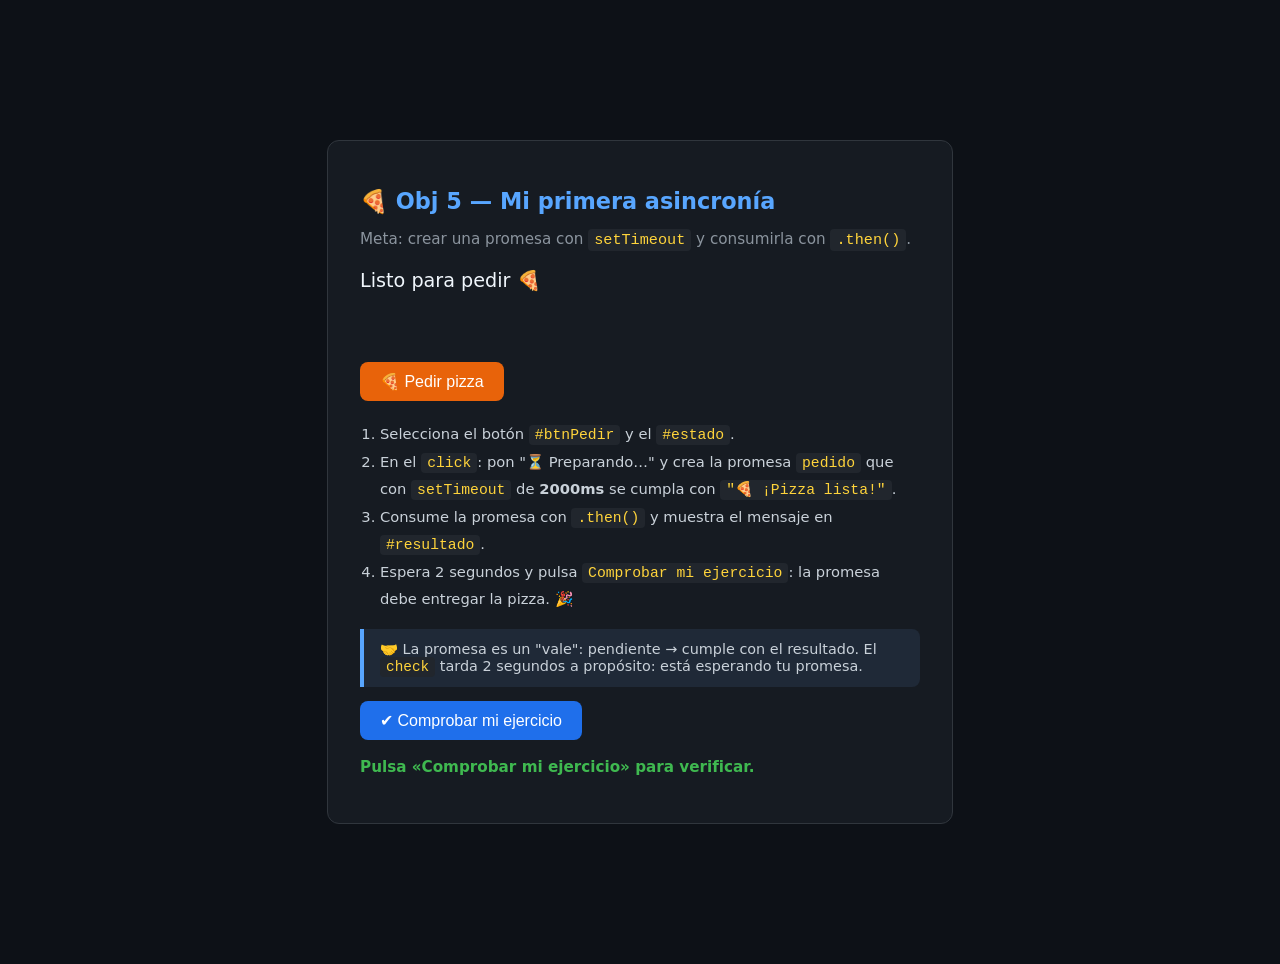
<file: index.html>
<!DOCTYPE html>
<html lang="es">
<head>
  <meta charset="UTF-8">
  <meta name="viewport" content="width=device-width, initial-scale=1.0">
  <title>Obj 5 — Mi primera asincronía</title>
  <style>
    body { font-family: system-ui, sans-serif; background: #0d1117; color: #c9d1d9; min-height: 100vh; display: flex; align-items: center; justify-content: center; padding: 24px; }
    .card { background: #161b22; border: 1px solid #30363d; border-radius: 12px; padding: 32px; max-width: 560px; }
    h1 { color: #58a6ff; font-size: 1.4rem; margin-bottom: 8px; }
    .sub { color: #8b949e; margin-bottom: 20px; font-size: 0.95rem; }
    #estado { color: #f0f6fc; font-size: 1.2rem; margin: 12px 0; }
    #resultado { color: #3fb950; font-size: 1.4rem; font-weight: 600; min-height: 1.6em; margin-bottom: 12px; }
    button { background: #e8630a; color: #fff; border: none; border-radius: 8px; padding: 10px 20px; font-size: 1rem; cursor: pointer; }
    button:hover { background: #f4760f; }
    #btnCheck { background: #1f6feb; margin-top: 14px; }
    #btnCheck:hover { background: #388bfd; }
    ol { font-size: 0.92rem; line-height: 1.8; padding-left: 20px; margin-top: 20px; }
    code { background: #21262d; padding: 2px 6px; border-radius: 4px; color: #ffd43b; }
    .tip { background: #1f2937; border-left: 4px solid #58a6ff; padding: 12px 16px; border-radius: 0 8px 8px 0; font-size: 0.9rem; margin-top: 16px; }
    #autocheck { margin-top: 18px; font-weight: 600; color: #3fb950; font-size: 0.95rem; }
  </style>
</head>
<body>
  <div class="card">
    <h1>🍕 Obj 5 — Mi primera asincronía</h1>
    <p class="sub">Meta: crear una promesa con <code>setTimeout</code> y consumirla con <code>.then()</code>.</p>

    <p id="estado">Listo para pedir 🍕</p>
    <p id="resultado"></p>
    <button id="btnPedir">🍕 Pedir pizza</button>

    <ol>
      <li>Selecciona el botón <code>#btnPedir</code> y el <code>#estado</code>.</li>
      <li>En el <code>click</code>: pon "⏳ Preparando…" y crea la promesa <code>pedido</code> que con <code>setTimeout</code> de <strong>2000ms</strong> se cumpla con <code>"🍕 ¡Pizza lista!"</code>.</li>
      <li>Consume la promesa con <code>.then()</code> y muestra el mensaje en <code>#resultado</code>.</li>
      <li>Espera 2 segundos y pulsa <code>Comprobar mi ejercicio</code>: la promesa debe entregar la pizza. 🎉</li>
    </ol>

    <div class="tip">🤝 La promesa es un "vale": pendiente → cumple con el resultado. El <code>check</code> tarda 2 segundos a propósito: está esperando tu promesa.</div>
    <button id="btnCheck">✔ Comprobar mi ejercicio</button>
    <p id="autocheck">Pulsa «Comprobar mi ejercicio» para verificar.</p>
  </div>
  <script src="script.js"></script>
</body>
</html>
</file>
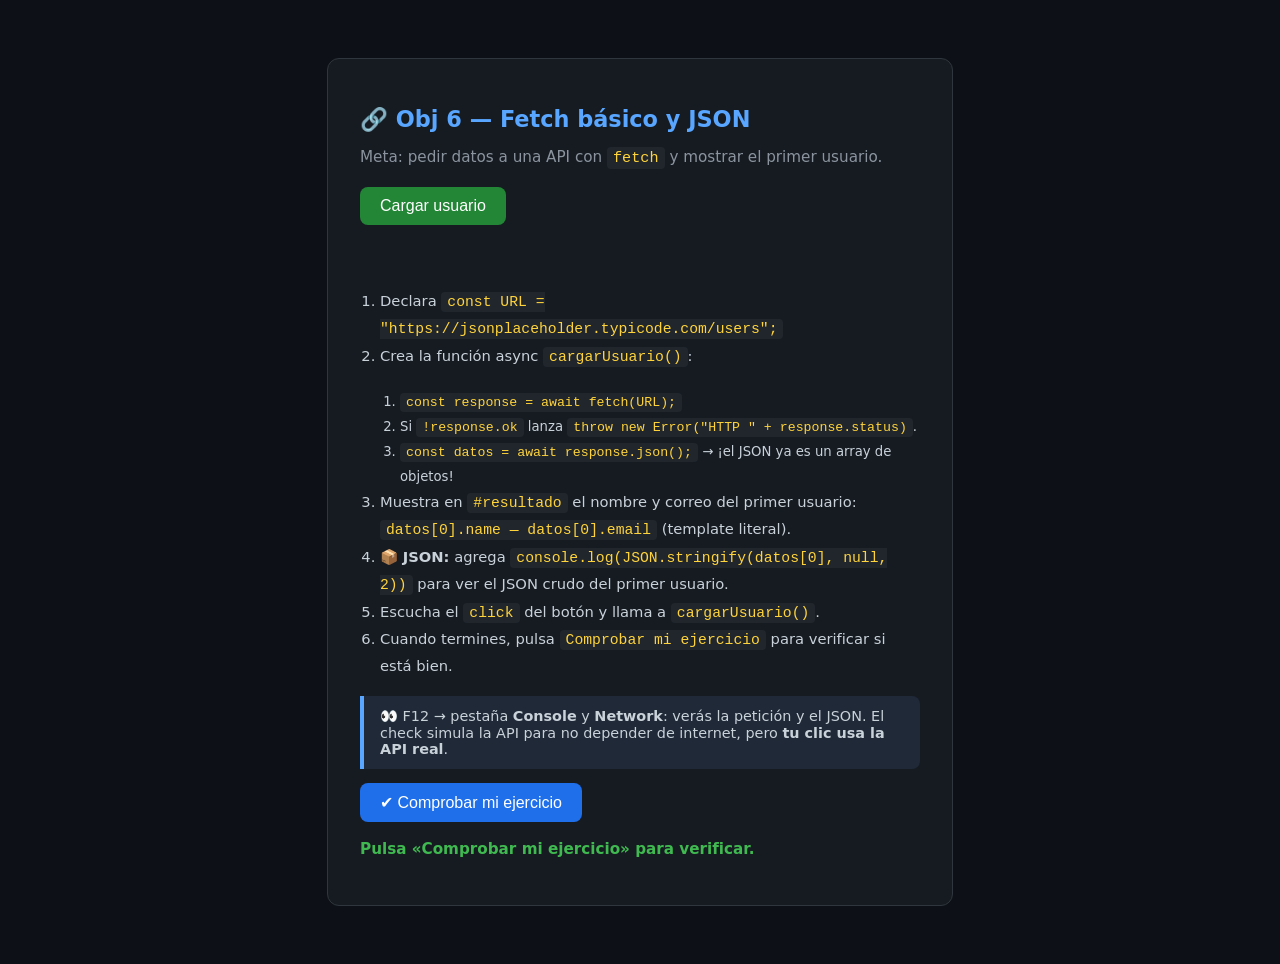
<file: fetch.html>
<!DOCTYPE html>
<html lang="es">
<head>
  <meta charset="UTF-8">
  <meta name="viewport" content="width=device-width, initial-scale=1.0">
  <title>Obj 6 — Fetch básico y JSON</title>
  <style>
    body { font-family: system-ui, sans-serif; background: #0d1117; color: #c9d1d9; min-height: 100vh; display: flex; align-items: center; justify-content: center; padding: 24px; }
    .card { background: #161b22; border: 1px solid #30363d; border-radius: 12px; padding: 32px; max-width: 560px; }
    h1 { color: #58a6ff; font-size: 1.4rem; margin-bottom: 8px; }
    .sub { color: #8b949e; margin-bottom: 20px; font-size: 0.95rem; }
    #resultado { color: #3fb950; font-size: 1.2rem; min-height: 1.6em; margin: 12px 0; }
    button { background: #238636; color: #fff; border: none; border-radius: 8px; padding: 10px 20px; font-size: 1rem; cursor: pointer; }
    button:hover { background: #2ea043; }
    #btnCheck { background: #1f6feb; margin-top: 14px; }
    #btnCheck:hover { background: #388bfd; }
    ol { font-size: 0.92rem; line-height: 1.8; padding-left: 20px; margin-top: 20px; }
    code { background: #21262d; padding: 2px 6px; border-radius: 4px; color: #ffd43b; }
    .tip { background: #1f2937; border-left: 4px solid #58a6ff; padding: 12px 16px; border-radius: 0 8px 8px 0; font-size: 0.9rem; margin-top: 16px; }
    #autocheck { margin-top: 18px; font-weight: 600; color: #3fb950; font-size: 0.95rem; }
  </style>
</head>
<body>
  <div class="card">
    <h1>🔗 Obj 6 — Fetch básico y JSON</h1>
    <p class="sub">Meta: pedir datos a una API con <code>fetch</code> y mostrar el primer usuario.</p>

    <button id="btnCargar">Cargar usuario</button>
    <p id="resultado"></p>

    <ol>
      <li>Declara <code>const URL = "https://jsonplaceholder.typicode.com/users";</code></li>
      <li>Crea la función async <code>cargarUsuario()</code>:
        <ol style="font-size:0.9em;">
          <li><code>const response = await fetch(URL);</code></li>
          <li>Si <code>!response.ok</code> lanza <code>throw new Error("HTTP " + response.status)</code>.</li>
          <li><code>const datos = await response.json();</code> → ¡el JSON ya es un array de objetos!</li>
        </ol>
      </li>
      <li>Muestra en <code>#resultado</code> el nombre y correo del primer usuario: <code>datos[0].name — datos[0].email</code> (template literal).</li>
      <li>📦 <strong>JSON:</strong> agrega <code>console.log(JSON.stringify(datos[0], null, 2))</code> para ver el JSON crudo del primer usuario.</li>
      <li>Escucha el <code>click</code> del botón y llama a <code>cargarUsuario()</code>.</li>
      <li>Cuando termines, pulsa <code>Comprobar mi ejercicio</code> para verificar si está bien.</li>
    </ol>

    <div class="tip">👀 F12 → pestaña <strong>Console</strong> y <strong>Network</strong>: verás la petición y el JSON. El check simula la API para no depender de internet, pero <strong>tu clic usa la API real</strong>.</div>
    <button id="btnCheck">✔ Comprobar mi ejercicio</button>
    <p id="autocheck">Pulsa «Comprobar mi ejercicio» para verificar.</p>
  </div>
  <script src="fetch.js"></script>
</body>
</html>
</file>
